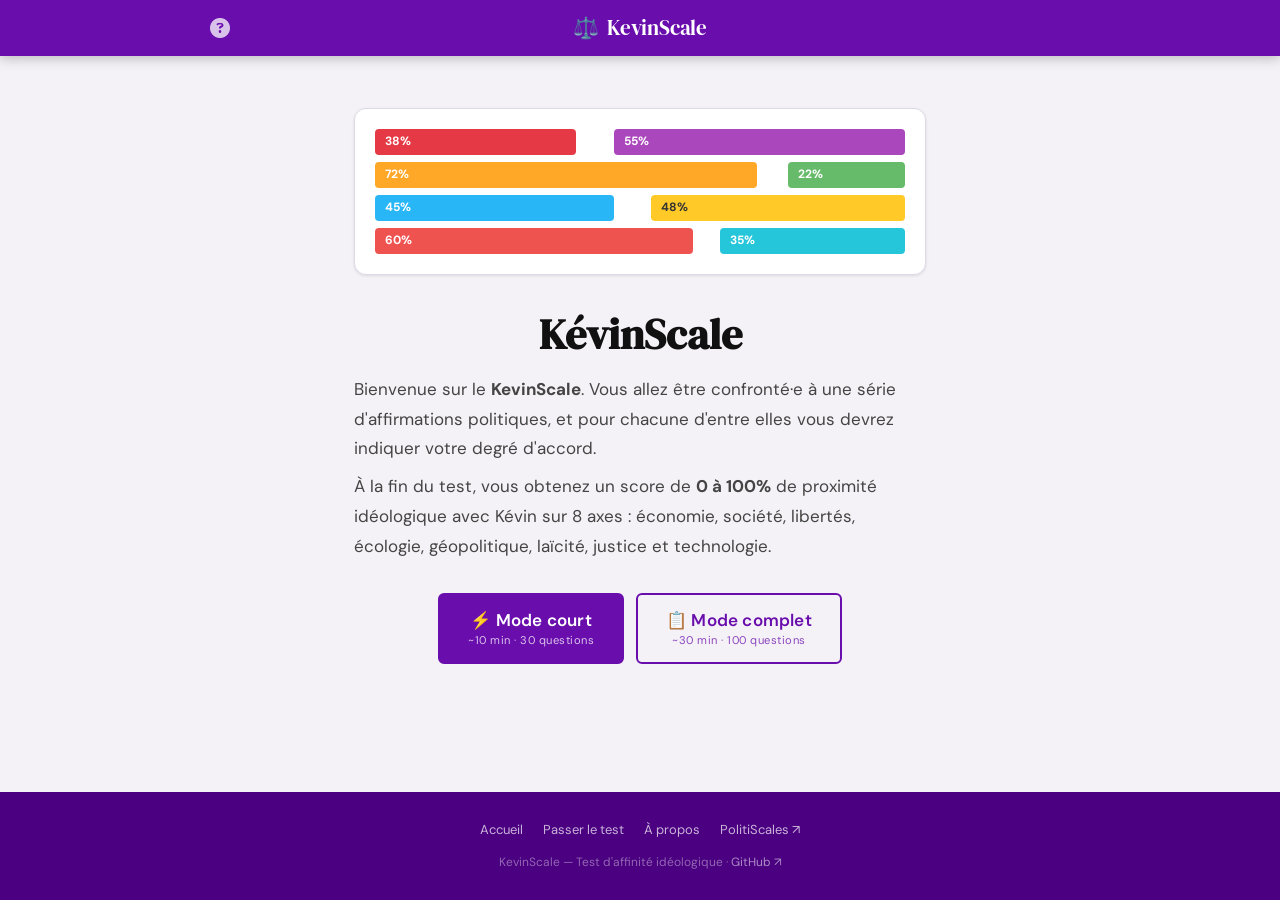
<file: index.html>
<!DOCTYPE html>
<html lang="fr">
<head>
  <meta charset="UTF-8" />
  <meta name="viewport" content="width=device-width, initial-scale=1.0" />
  <title>KevinScale — Test d'affinité idéologique</title>
  <meta name="description" content="Mesurez votre proximité idéologique avec Kévin sur 8 grands axes politiques." />
  <link rel="stylesheet" href="https://cdnjs.cloudflare.com/ajax/libs/font-awesome/6.5.0/css/all.min.css" />
  <link rel="stylesheet" href="css/style.css" />
</head>
<body>

<div id="ks-header-placeholder"></div>

<main class="page-content">
<div class="intro-wrap">

  <!-- Barres preview -->
  <div class="preview-bars" aria-hidden="true">
    <div class="preview-bar-row">
      <div class="pbar" style="background:#e63946;width:38%">38%</div>
      <div class="pbar" style="background:#ab47bc;width:55%;margin-left:auto">55%</div>
    </div>
    <div class="preview-bar-row">
      <div class="pbar" style="background:#ffa726;width:72%">72%</div>
      <div class="pbar" style="background:#66bb6a;width:22%;margin-left:auto">22%</div>
    </div>
    <div class="preview-bar-row">
      <div class="pbar" style="background:#29b6f6;width:45%">45%</div>
      <div class="pbar" style="background:#ffca28;color:#333;width:48%;margin-left:auto">48%</div>
    </div>
    <div class="preview-bar-row">
      <div class="pbar" style="background:#ef5350;width:60%">60%</div>
      <div class="pbar" style="background:#26c6da;width:35%;margin-left:auto">35%</div>
    </div>
  </div>

  <div class="intro-desc">
    <h2 class="intro-title">KévinScale</h2>

    <p class="intro-body">Bienvenue sur le <strong>KevinScale</strong>. Vous allez être confronté·e à une série d'affirmations politiques, et pour chacune d'entre elles vous devrez indiquer votre degré d'accord.</p>

    <p class="intro-body">À la fin du test, vous obtenez un score de <strong>0 à 100%</strong> de proximité idéologique avec Kévin sur 8 axes : économie, société, libertés, écologie, géopolitique, laïcité, justice et technologie.</p>
  </div>

  <div class="intro-buttons">
    <a href="quiz.html" class="btn-start" onclick="startFresh('short')">
      ⚡ Mode court
      <span class="mode-hint">~10 min · 30 questions</span>
    </a>
    <a href="quiz.html" class="btn-start btn-start-outline" onclick="startFresh('long')">
      📋 Mode complet
      <span class="mode-hint">~30 min · 100 questions</span>
    </a>
  </div>

  <div id="resume-wrap" style="display:none; margin-top:14px; text-align:center;">
    <a href="quiz.html" class="btn-resume">↩ Reprendre le test en cours</a>
  </div>

</div>
</main>

<div id="ks-footer-placeholder"></div>

<script src="js/nav.js"></script>
<script>
  function startFresh(mode) {
    sessionStorage.clear();
    sessionStorage.setItem("ks_mode", mode);
  }
  if (sessionStorage.getItem("ks_shuffled") && sessionStorage.getItem("ks_current")) {
    document.getElementById("resume-wrap").style.display = "block";
  }
</script>

</body>
</html>
</file>
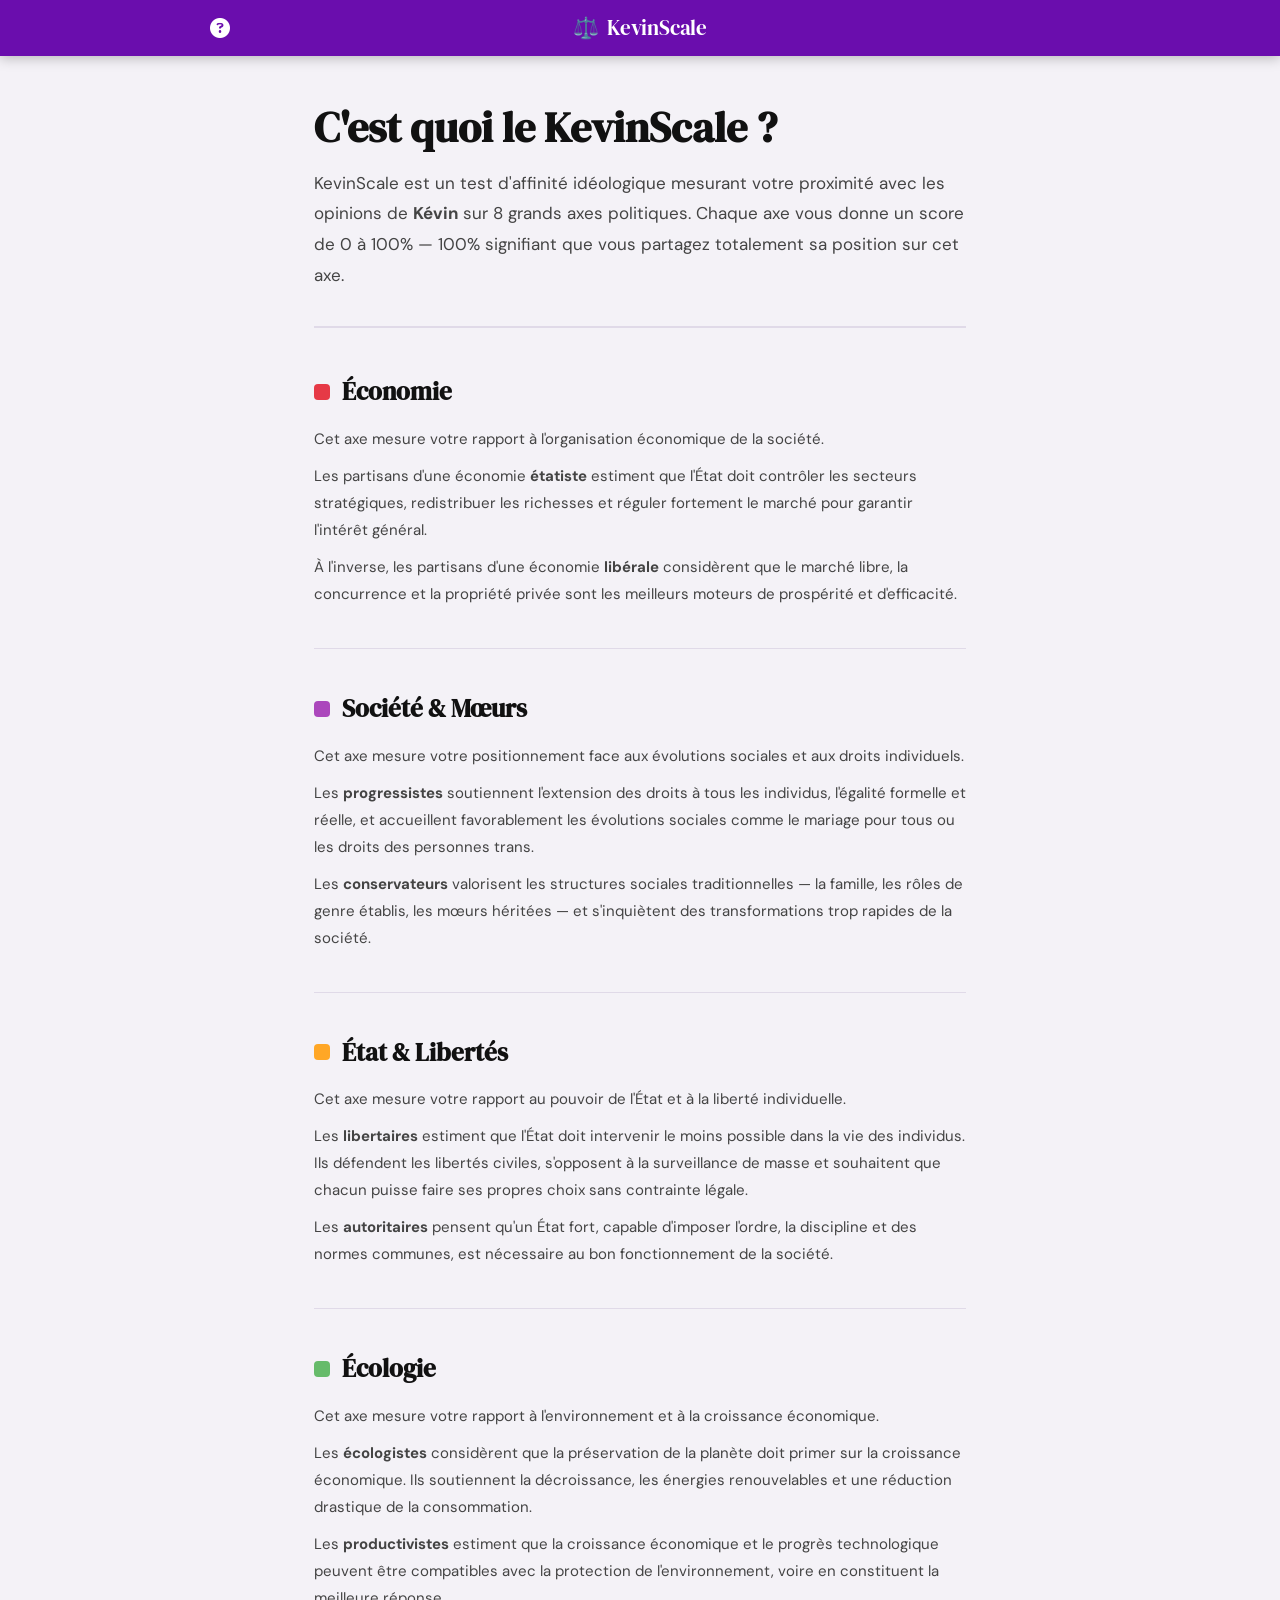
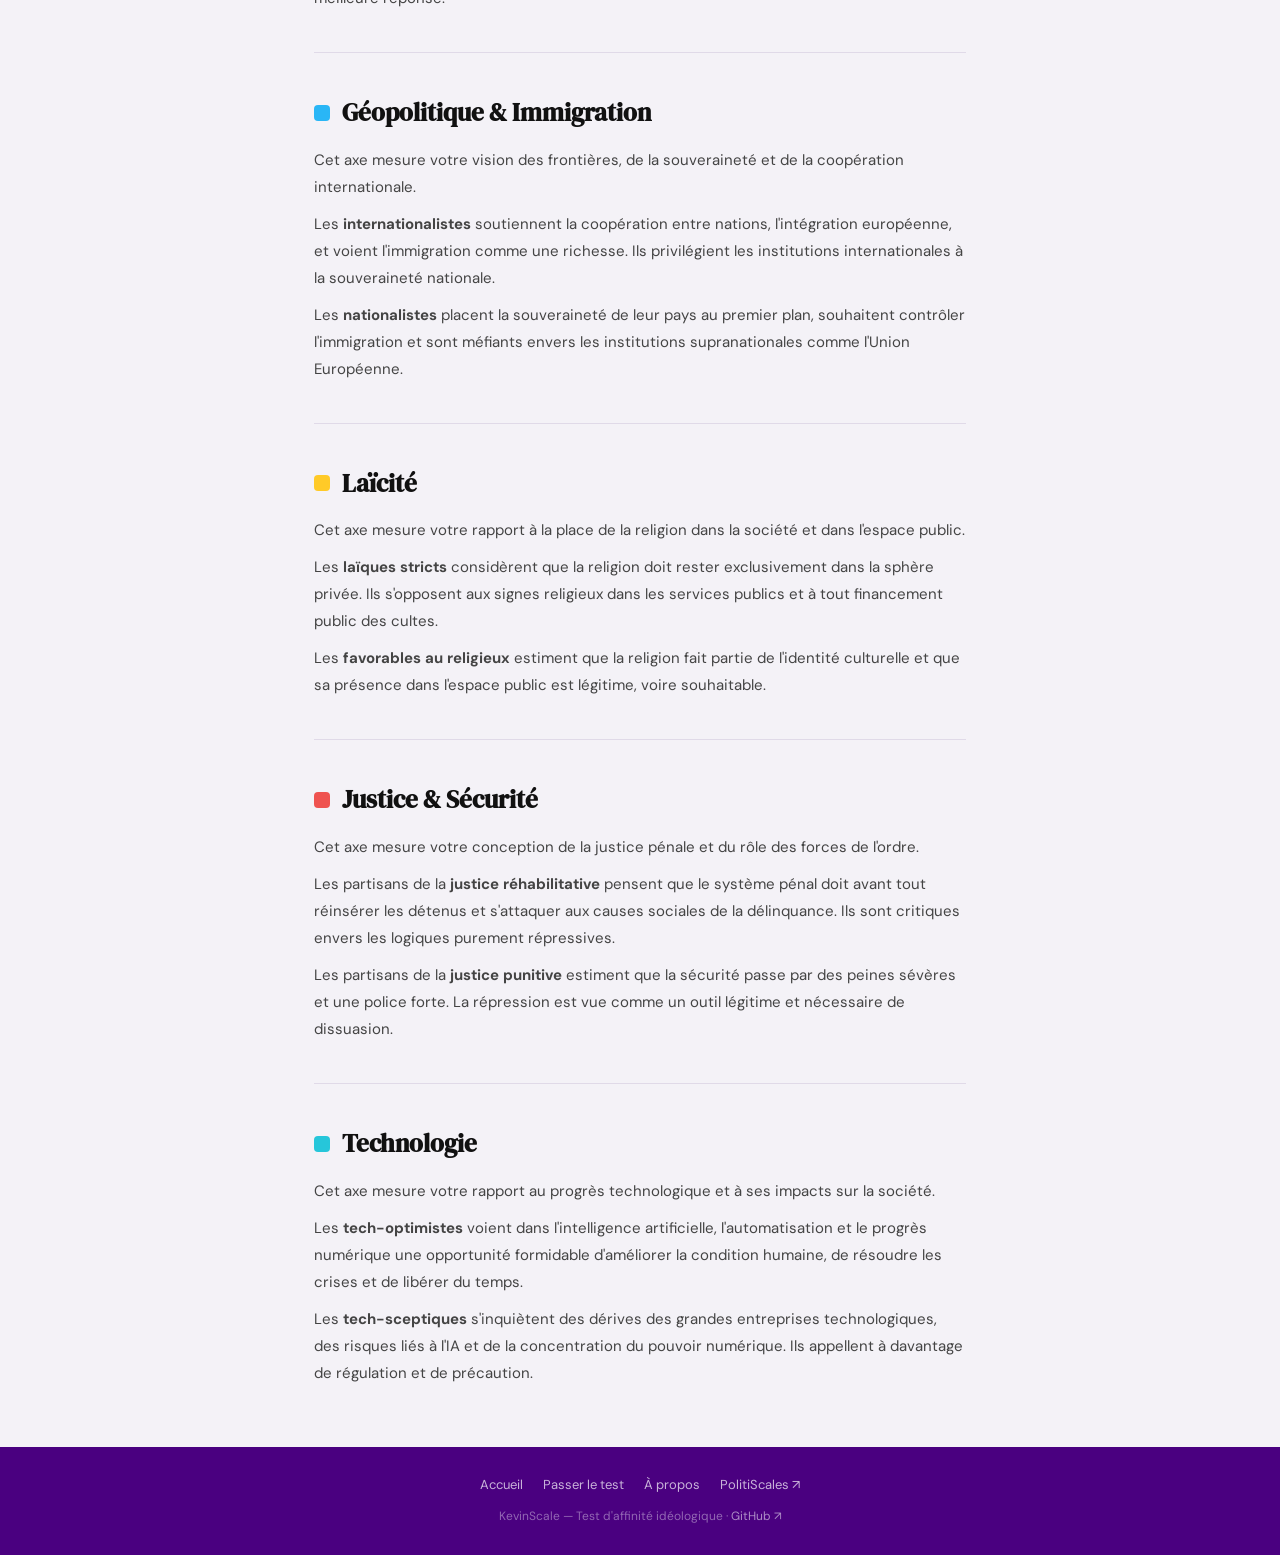
<file: about.html>
<!DOCTYPE html>
<html lang="fr">
<head>
  <meta charset="UTF-8" />
  <meta name="viewport" content="width=device-width, initial-scale=1.0" />
  <title>KevinScale — À propos</title>
  <link rel="stylesheet" href="https://cdnjs.cloudflare.com/ajax/libs/font-awesome/6.5.0/css/all.min.css" />
  <link rel="stylesheet" href="css/style.css" />
</head>
<body>

<div id="ks-header-placeholder"></div>

<main class="page-content">
<div class="about-wrap">

  <h2 class="about-main-title">C'est quoi le KevinScale ?</h2>
  <p class="about-intro">
    KevinScale est un test d'affinité idéologique mesurant votre proximité avec les opinions de <strong>Kévin</strong> sur 8 grands axes politiques. Chaque axe vous donne un score de 0 à 100% — 100% signifiant que vous partagez totalement sa position sur cet axe.
  </p>

  <div class="about-axis">
    <div class="about-axis-header">
      <span class="about-axis-color" style="background:#e63946"></span>
      <h3>Économie</h3>
    </div>
    <p>Cet axe mesure votre rapport à l'organisation économique de la société.</p>
    <p>Les partisans d'une économie <strong>étatiste</strong> estiment que l'État doit contrôler les secteurs stratégiques, redistribuer les richesses et réguler fortement le marché pour garantir l'intérêt général.</p>
    <p>À l'inverse, les partisans d'une économie <strong>libérale</strong> considèrent que le marché libre, la concurrence et la propriété privée sont les meilleurs moteurs de prospérité et d'efficacité.</p>
  </div>

  <div class="about-axis">
    <div class="about-axis-header">
      <span class="about-axis-color" style="background:#ab47bc"></span>
      <h3>Société &amp; Mœurs</h3>
    </div>
    <p>Cet axe mesure votre positionnement face aux évolutions sociales et aux droits individuels.</p>
    <p>Les <strong>progressistes</strong> soutiennent l'extension des droits à tous les individus, l'égalité formelle et réelle, et accueillent favorablement les évolutions sociales comme le mariage pour tous ou les droits des personnes trans.</p>
    <p>Les <strong>conservateurs</strong> valorisent les structures sociales traditionnelles — la famille, les rôles de genre établis, les mœurs héritées — et s'inquiètent des transformations trop rapides de la société.</p>
  </div>

  <div class="about-axis">
    <div class="about-axis-header">
      <span class="about-axis-color" style="background:#ffa726"></span>
      <h3>État &amp; Libertés</h3>
    </div>
    <p>Cet axe mesure votre rapport au pouvoir de l'État et à la liberté individuelle.</p>
    <p>Les <strong>libertaires</strong> estiment que l'État doit intervenir le moins possible dans la vie des individus. Ils défendent les libertés civiles, s'opposent à la surveillance de masse et souhaitent que chacun puisse faire ses propres choix sans contrainte légale.</p>
    <p>Les <strong>autoritaires</strong> pensent qu'un État fort, capable d'imposer l'ordre, la discipline et des normes communes, est nécessaire au bon fonctionnement de la société.</p>
  </div>

  <div class="about-axis">
    <div class="about-axis-header">
      <span class="about-axis-color" style="background:#66bb6a"></span>
      <h3>Écologie</h3>
    </div>
    <p>Cet axe mesure votre rapport à l'environnement et à la croissance économique.</p>
    <p>Les <strong>écologistes</strong> considèrent que la préservation de la planète doit primer sur la croissance économique. Ils soutiennent la décroissance, les énergies renouvelables et une réduction drastique de la consommation.</p>
    <p>Les <strong>productivistes</strong> estiment que la croissance économique et le progrès technologique peuvent être compatibles avec la protection de l'environnement, voire en constituent la meilleure réponse.</p>
  </div>

  <div class="about-axis">
    <div class="about-axis-header">
      <span class="about-axis-color" style="background:#29b6f6"></span>
      <h3>Géopolitique &amp; Immigration</h3>
    </div>
    <p>Cet axe mesure votre vision des frontières, de la souveraineté et de la coopération internationale.</p>
    <p>Les <strong>internationalistes</strong> soutiennent la coopération entre nations, l'intégration européenne, et voient l'immigration comme une richesse. Ils privilégient les institutions internationales à la souveraineté nationale.</p>
    <p>Les <strong>nationalistes</strong> placent la souveraineté de leur pays au premier plan, souhaitent contrôler l'immigration et sont méfiants envers les institutions supranationales comme l'Union Européenne.</p>
  </div>

  <div class="about-axis">
    <div class="about-axis-header">
      <span class="about-axis-color" style="background:#ffca28"></span>
      <h3>Laïcité</h3>
    </div>
    <p>Cet axe mesure votre rapport à la place de la religion dans la société et dans l'espace public.</p>
    <p>Les <strong>laïques stricts</strong> considèrent que la religion doit rester exclusivement dans la sphère privée. Ils s'opposent aux signes religieux dans les services publics et à tout financement public des cultes.</p>
    <p>Les <strong>favorables au religieux</strong> estiment que la religion fait partie de l'identité culturelle et que sa présence dans l'espace public est légitime, voire souhaitable.</p>
  </div>

  <div class="about-axis">
    <div class="about-axis-header">
      <span class="about-axis-color" style="background:#ef5350"></span>
      <h3>Justice &amp; Sécurité</h3>
    </div>
    <p>Cet axe mesure votre conception de la justice pénale et du rôle des forces de l'ordre.</p>
    <p>Les partisans de la <strong>justice réhabilitative</strong> pensent que le système pénal doit avant tout réinsérer les détenus et s'attaquer aux causes sociales de la délinquance. Ils sont critiques envers les logiques purement répressives.</p>
    <p>Les partisans de la <strong>justice punitive</strong> estiment que la sécurité passe par des peines sévères et une police forte. La répression est vue comme un outil légitime et nécessaire de dissuasion.</p>
  </div>

  <div class="about-axis">
    <div class="about-axis-header">
      <span class="about-axis-color" style="background:#26c6da"></span>
      <h3>Technologie</h3>
    </div>
    <p>Cet axe mesure votre rapport au progrès technologique et à ses impacts sur la société.</p>
    <p>Les <strong>tech-optimistes</strong> voient dans l'intelligence artificielle, l'automatisation et le progrès numérique une opportunité formidable d'améliorer la condition humaine, de résoudre les crises et de libérer du temps.</p>
    <p>Les <strong>tech-sceptiques</strong> s'inquiètent des dérives des grandes entreprises technologiques, des risques liés à l'IA et de la concentration du pouvoir numérique. Ils appellent à davantage de régulation et de précaution.</p>
  </div>

</div>
</main>

<div id="ks-footer-placeholder"></div>

<script src="js/nav.js"></script>

</body>
</html>
</file>
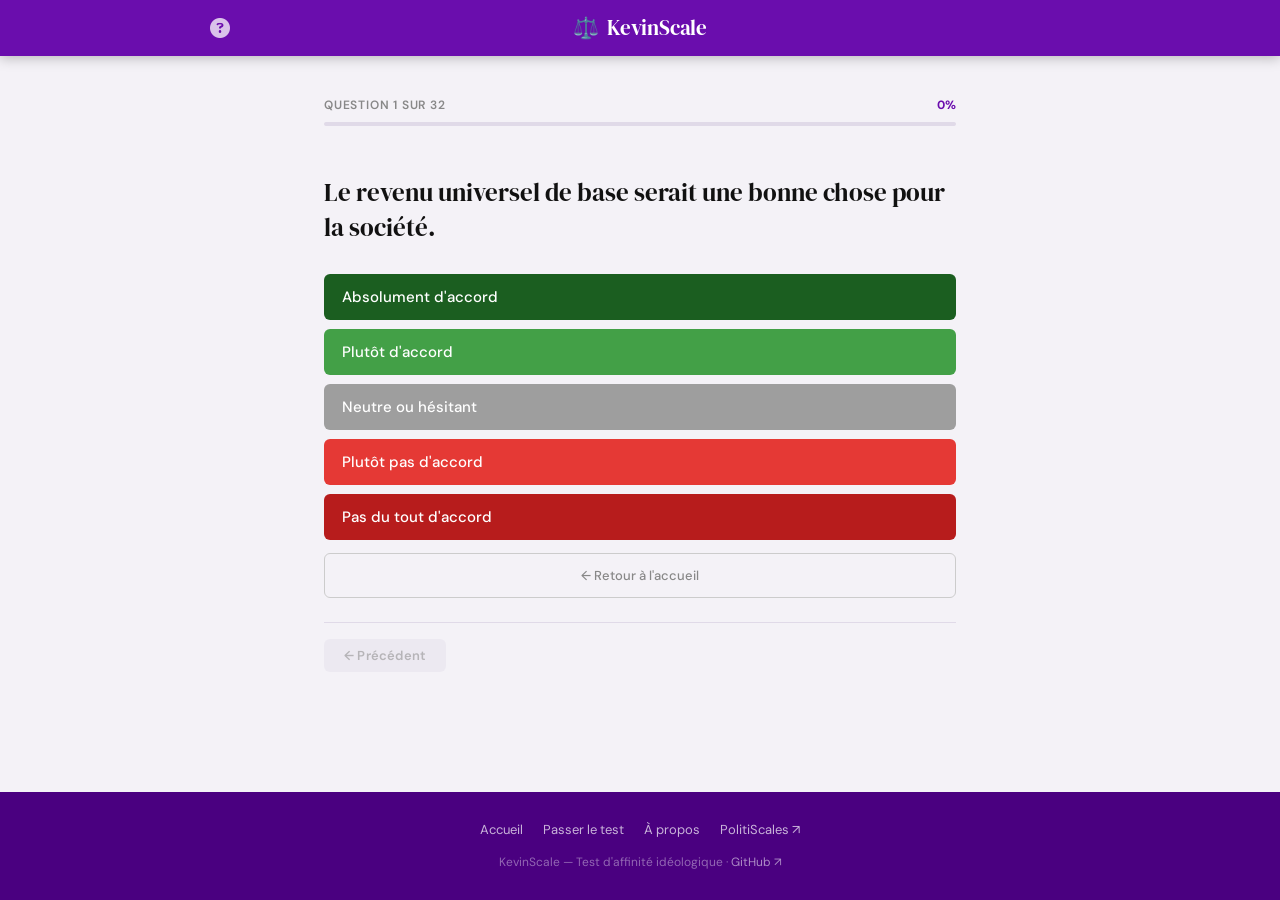
<file: quiz.html>
<!DOCTYPE html>
<html lang="fr">
<head>
  <meta charset="UTF-8" />
  <meta name="viewport" content="width=device-width, initial-scale=1.0" />
  <title>KevinScale — Quiz</title>
  <link rel="stylesheet" href="https://cdnjs.cloudflare.com/ajax/libs/font-awesome/6.5.0/css/all.min.css" />
  <link rel="stylesheet" href="css/style.css" />
</head>
<body>

<div id="ks-header-placeholder"></div>

<main class="page-content">
<div class="quiz-wrap">

  <div class="progress-bar-wrap">
    <div class="progress-meta">
      <span class="progress-label" id="q-progress-label">Question 1 sur —</span>
      <span class="progress-pct" id="q-progress-pct">0%</span>
    </div>
    <div class="progress-bar-track">
      <div class="progress-bar-fill" id="progress-fill"></div>
    </div>
  </div>

  <div class="q-text-wrap">
    <div class="q-text" id="q-text">Chargement…</div>
  </div>

  <div class="answer-list" id="answer-list"></div>

  <div class="quiz-nav">
    <button class="btn-prev" id="btn-prev" onclick="prevQ()" disabled>← Précédent</button>
  </div>

</div>
</main>

<div id="ks-footer-placeholder"></div>

<script src="js/nav.js"></script>
<script src="js/questions.js"></script>
<script>
(function () {
  "use strict";

  const ANSWER_OPTS = [
    { text: "Absolument d'accord",  cls: "agree-2"    },
    { text: "Plutôt d'accord",      cls: "agree-1"    },
    { text: "Neutre ou hésitant",   cls: "neutral"    },
    { text: "Plutôt pas d'accord",  cls: "disagree-1" },
    { text: "Pas du tout d'accord", cls: "disagree-2" },
  ];

  const WEIGHTS = [2, 1, 0, 1, 2];

  let state = { current: 0, answers: {}, shuffled: [] };

  // ── Mélange entrelacé par axe ────────────────────────────
  function shuffle(arr) {
    const byAxis = {};
    arr.forEach(q => {
      if (!byAxis[q.axis]) byAxis[q.axis] = [];
      byAxis[q.axis].push(q);
    });
    Object.values(byAxis).forEach(g => {
      for (let i = g.length - 1; i > 0; i--) {
        const j = Math.floor(Math.random() * (i + 1));
        [g[i], g[j]] = [g[j], g[i]];
      }
    });
    const keys = Object.keys(byAxis);
    const result = [];
    let round = 0;
    while (result.length < arr.length) {
      keys.forEach(k => { if (byAxis[k][round]) result.push(byAxis[k][round]); });
      round++;
    }
    return result;
  }

  // ── Filtrage selon le mode ───────────────────────────────
  function getQuestions() {
    const mode = sessionStorage.getItem("ks_mode") || "short";
    const shuffled = shuffle([...QUESTIONS]);
    if (mode === "short") {
      // ~30 questions : ~3-4 par axe
      const perAxis = Math.ceil(30 / AXES.length);
      const byAxis = {};
      shuffled.forEach(q => {
        if (!byAxis[q.axis]) byAxis[q.axis] = [];
        if (byAxis[q.axis].length < perAxis) byAxis[q.axis].push(q);
      });
      return Object.values(byAxis).flat();
    }
    return shuffled;
  }

  // ── Rendu question ───────────────────────────────────────
  function render(index) {
    const q = state.shuffled[index];
    if (!q) return;

    const total = state.shuffled.length;
    const pct = Math.round((index / total) * 100);

    document.getElementById("q-text").textContent = q.text;
    document.getElementById("q-progress-label").textContent = `Question ${index + 1} sur ${total}`;
    document.getElementById("q-progress-pct").textContent = pct + "%";
    document.getElementById("progress-fill").style.width = pct + "%";

    const list = document.getElementById("answer-list");
    list.innerHTML = "";

    ANSWER_OPTS.forEach((opt, i) => {
      const btn = document.createElement("button");
      btn.className = "ans-btn " + opt.cls;
      btn.textContent = opt.text;
      if (state.answers[q.id] === i) btn.classList.add("selected");
      btn.addEventListener("click", () => select(q.id, i));
      list.appendChild(btn);
    });

    const backBtn = document.createElement("button");
    backBtn.className = "ans-btn back-btn";
    backBtn.textContent = "← Retour à l'accueil";
    backBtn.addEventListener("click", () => { window.location.href = "index.html"; });
    list.appendChild(backBtn);

    document.getElementById("btn-prev").disabled = index === 0;
  }

  // ── Calcul des scores ────────────────────────────────────
  function computeScores() {
    // Étape 1 : position utilisateur sur chaque axe (0–100)
    const axisPos = {};
    AXES.forEach(a => axisPos[a.id] = { sum: 0, max: 0 });
    state.shuffled.forEach(q => {
      const val = state.answers[q.id];
      if (val === undefined || val === 2) return;
      const w = WEIGHTS[val];
      const dir = val <= 1 ? 1 : -1;
      const contrib = dir * (q.agree ? -1 : 1) * w;
      axisPos[q.axis].sum += contrib;
      axisPos[q.axis].max += w;
    });

    // Étape 2 : bonus proximité réponses avec kevinAnswer
    const axisBonus = {};
    AXES.forEach(a => axisBonus[a.id] = { total: 0, count: 0 });
    state.shuffled.forEach(q => {
      const val = state.answers[q.id];
      if (val === undefined) return;
      axisBonus[q.axis].total += 1 - Math.abs(val - q.kevinAnswer) / 4;
      axisBonus[q.axis].count += 1;
    });

    const final = {};
    AXES.forEach(a => {
      const { sum, max } = axisPos[a.id];
      const userPos = max === 0 ? 50 : Math.round(((sum + max) / (2 * max)) * 100);
      const posProx = Math.round((1 - Math.abs(userPos - a.kevinScore) / 100) * 100);
      const { total, count } = axisBonus[a.id];
      const bonus = count === 0 ? 50 : Math.round((total / count) * 100);
      final[a.id] = Math.min(100, Math.round(posProx * 0.7 + bonus * 0.3));
    });
    return final;
  }

  // ── Avancer ──────────────────────────────────────────────
  function advance() {
    if (state.current >= state.shuffled.length - 1) {
      sessionStorage.setItem("ks_scores", JSON.stringify(computeScores()));
      window.location.href = "results.html";
    } else {
      state.current++;
      sessionStorage.setItem("ks_current", state.current);
      render(state.current);
    }
  }

  function select(qId, val) {
    state.answers[qId] = val;
    sessionStorage.setItem("ks_answers", JSON.stringify(state.answers));
    document.querySelectorAll(".ans-btn:not(.back-btn)").forEach((b, i) => {
      b.classList.toggle("selected", i === val);
    });
    setTimeout(advance, 300);
  }

  window.prevQ = function () {
    if (state.current > 0) {
      state.current--;
      sessionStorage.setItem("ks_current", state.current);
      render(state.current);
    }
  };

  // ── Init ─────────────────────────────────────────────────
  const savedShuffled = sessionStorage.getItem("ks_shuffled");
  const savedAnswers  = sessionStorage.getItem("ks_answers");
  const savedCurrent  = sessionStorage.getItem("ks_current");

  if (savedShuffled) {
    const ids = JSON.parse(savedShuffled);
    const qMap = {};
    QUESTIONS.forEach(q => qMap[q.id] = q);
    state.shuffled = ids.map(id => qMap[id]).filter(Boolean);
  } else {
    state.shuffled = getQuestions();
    sessionStorage.setItem("ks_shuffled", JSON.stringify(state.shuffled.map(q => q.id)));
  }

  if (savedAnswers) state.answers = JSON.parse(savedAnswers);
  if (savedCurrent) state.current = parseInt(savedCurrent, 10) || 0;

  render(state.current);
})();
</script>

</body>
</html>
</file>
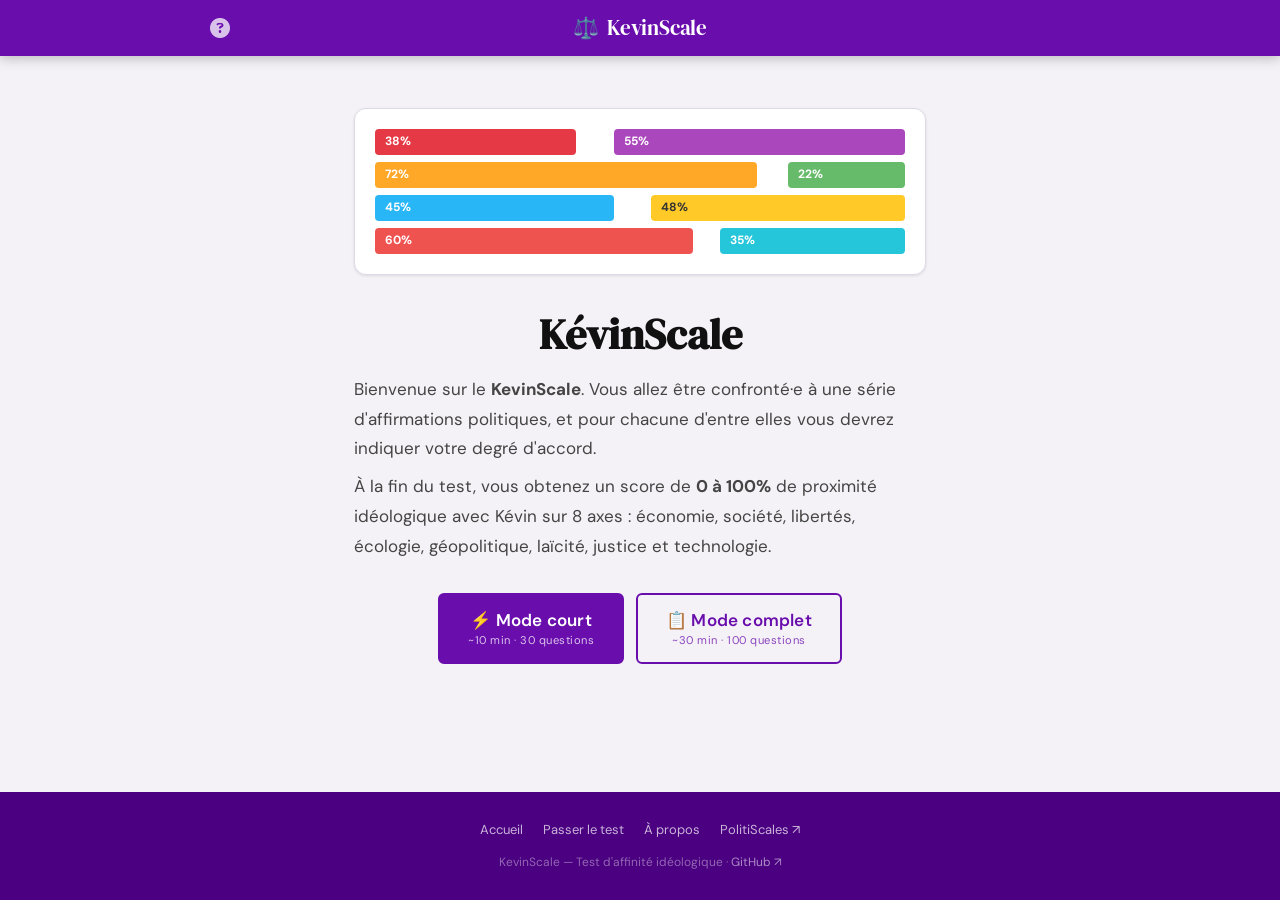
<file: results.html>
<!DOCTYPE html>
<html lang="fr">
<head>
  <meta charset="UTF-8" />
  <meta name="viewport" content="width=device-width, initial-scale=1.0" />
  <title>KevinScale — Résultats</title>
  <link rel="stylesheet" href="https://cdnjs.cloudflare.com/ajax/libs/font-awesome/6.5.0/css/all.min.css" />
  <link rel="stylesheet" href="css/style.css" />
</head>
<body>

<div id="ks-header-placeholder"></div>

<main class="page-content">
<div class="results-wrap">

  <p class="results-intro">
    Votre résultat KevinScale est décomposé en <strong>8 axes</strong>.
    Chaque barre indique votre proximité idéologique avec Kévin de 0 à 100%.
  </p>

  <!-- Score global -->
  <div class="global-score-block">
    <div class="global-score-num">
      <span id="global-score">—</span><span class="global-score-unit">%</span>
    </div>
    <span class="global-score-lbl">de proximité idéologique avec Kévin</span>
  </div>

  <!-- Verdict -->
  <div class="verdict-block">
    <div class="verdict-title" id="verdict-title"></div>
    <div class="verdict-text"  id="verdict-text"></div>
  </div>

  <!-- Carte résultats -->
  <div class="results-card">
    <div class="results-card-header">
      <div class="results-site-name">KevinScale</div>
      <div id="flag-wrap" style="margin:14px auto 0;width:210px;height:126px;"></div>
      <div class="flag-label" id="flag-label"></div>
    </div>
    <div id="axes-list"></div>
  </div>

  <div class="results-actions">
    <button class="btn-action" onclick="sessionStorage.clear();location.href='index.html'">↺ Recommencer</button>
    <button class="btn-action" id="btn-copy" onclick="copyShare()">⎘ Copier le score</button>
    <button class="btn-action" onclick="downloadImage()">⬇ Télécharger l'image</button>
  </div>

</div>
</main>

<div id="ks-footer-placeholder"></div>

<script src="js/nav.js"></script>
<script src="js/questions.js"></script>
<script>
(function () {
  "use strict";

  const raw = sessionStorage.getItem("ks_scores");
  if (!raw) { window.location.href = "index.html"; return; }
  const scores = JSON.parse(raw);

  // Score global
  const globalScore = Math.round(AXES.reduce((s, a) => s + (scores[a.id] || 0), 0) / AXES.length);
  document.getElementById("global-score").textContent = globalScore;

  // Verdict
  const verdict = VERDICTS.find(v => globalScore >= v.min) || VERDICTS[VERDICTS.length - 1];
  document.getElementById("verdict-title").textContent = verdict.emoji + " " + verdict.title;
  document.getElementById("verdict-text").textContent  = verdict.text;

  // ── Drapeau ──────────────────────────────────────────────
  const top3 = [...AXES].sort((a, b) => (scores[b.id] || 0) - (scores[a.id] || 0)).slice(0, 3);
  const flagLabel = top3.map(a => a.label.split(" ")[0]).join(" · ");
  document.getElementById("flag-label").textContent = flagLabel;

  (function buildFlag() {
    const W = 210, H = 126, bh = H / 3;
    const svg = `<svg width="${W}" height="${H}" viewBox="0 0 ${W} ${H}" xmlns="http://www.w3.org/2000/svg" style="border-radius:4px;overflow:hidden;display:block;">
      <rect x="0" y="0"       width="${W}" height="${bh}"   fill="${top3[0].color}"/>
      <rect x="0" y="${bh}"   width="${W}" height="${bh}"   fill="${top3[1].color}"/>
      <rect x="0" y="${bh*2}" width="${W}" height="${bh}"   fill="${top3[2].color}"/>
      <polygon points="0,0 ${W*0.38},${H/2} 0,${H}" fill="rgba(255,255,255,.9)"/>
    </svg>`;
    document.getElementById("flag-wrap").innerHTML = svg;
  })();

  // ── Barres axes ──────────────────────────────────────────
  const axesList = document.getElementById("axes-list");

  AXES.forEach((axis, idx) => {
    const prox = scores[axis.id] || 0;
    const row = document.createElement("div");
    row.className = "ps-axis-row";

    row.innerHTML = `
      <div class="ps-axis-meta">
        <span class="ps-axis-title">${axis.label.toUpperCase()}</span>
        <span class="ps-axis-pct">${prox}%</span>
      </div>
      <div class="ps-bar-simple-track">
        <div class="ps-bar-simple-fill" data-width="${prox}" style="background:${axis.color}">
          ${prox > 12 ? prox + "%" : ""}
        </div>
      </div>
    `;
    axesList.appendChild(row);

    // Animation entrée + barre
    setTimeout(() => {
      row.classList.add("visible");
      const fill = row.querySelector(".ps-bar-simple-fill");
      if (fill) fill.style.width = prox + "%";
    }, 150 + idx * 80);
  });

  // ── Copier score ─────────────────────────────────────────
  window.copyShare = function () {
    const text = `J'ai fait le KevinScale : ${globalScore}% de proximité avec Kévin — "${verdict.emoji} ${verdict.title}". Et toi ? https://kevinraphael95.github.io/kevinscale/`;
    navigator.clipboard?.writeText(text).then(() => {
      const btn = document.getElementById("btn-copy");
      const orig = btn.textContent;
      btn.textContent = "✓ Copié !";
      setTimeout(() => btn.textContent = orig, 2000);
    });
  };

  // ── Image téléchargeable ─────────────────────────────────
  window.downloadImage = function () {
    const W = 800, PAD = 36, HEADER_H = 56, FLAG_H = 130, ROW_H = 58;
    const H = HEADER_H + FLAG_H + 60 + 72 + AXES.length * ROW_H + 48;

    const canvas = document.createElement("canvas");
    canvas.width = W; canvas.height = H;
    const ctx = canvas.getContext("2d");

    // Fond
    ctx.fillStyle = "#f4f2f7";
    ctx.fillRect(0, 0, W, H);

    // Header
    ctx.fillStyle = "#6a0dad";
    ctx.fillRect(0, 0, W, HEADER_H);
    ctx.fillStyle = "#fff";
    ctx.font = "bold 22px 'Arial', sans-serif";
    ctx.textAlign = "left";
    ctx.fillText("KevinScale", PAD, 34);
    ctx.font = "12px Arial, sans-serif";
    ctx.fillStyle = "rgba(255,255,255,.6)";
    ctx.textAlign = "right";
    ctx.fillText("kevinraphael95.github.io/kevinscale", W - PAD, 34);

    // Drapeau
    const FW = 190, FH = 114, FX = (W - FW) / 2, FY = HEADER_H + 18, bh = FH / 3;
    [top3[0].color, top3[1].color, top3[2].color].forEach((c, i) => {
      ctx.fillStyle = c;
      ctx.fillRect(FX, FY + i * bh, FW, bh);
    });
    ctx.fillStyle = "rgba(255,255,255,.88)";
    ctx.beginPath();
    ctx.moveTo(FX, FY);
    ctx.lineTo(FX + FW * 0.38, FY + FH / 2);
    ctx.lineTo(FX, FY + FH);
    ctx.closePath();
    ctx.fill();

    // Label drapeau
    ctx.fillStyle = "#888";
    ctx.font = "italic 15px Arial";
    ctx.textAlign = "center";
    ctx.fillText(flagLabel, W / 2, FY + FH + 18);

    // Verdict + score
    const VY = FY + FH + 46;
    ctx.fillStyle = "#111";
    ctx.font = "bold 20px Arial";
    ctx.textAlign = "left";
    ctx.fillText(`${verdict.emoji} ${verdict.title}`, PAD, VY);
    ctx.fillStyle = "#6a0dad";
    ctx.font = "bold 36px Arial";
    ctx.textAlign = "right";
    ctx.fillText(globalScore + "%", W - PAD, VY + 2);
    ctx.fillStyle = "#888";
    ctx.font = "12px Arial";
    ctx.fillText("de proximité avec Kévin", W - PAD, VY + 18);

    // Axes
    const AY = VY + 44, BAR_X = PAD + 190, BAR_W = W - BAR_X - PAD - 52, BAR_H = 24;
    AXES.forEach((axis, i) => {
      const prox = scores[axis.id] || 0;
      const ry = AY + i * ROW_H, barY = ry + 26;
      ctx.fillStyle = "#222";
      ctx.font = "bold 10px Arial";
      ctx.textAlign = "left";
      ctx.fillText(axis.label.toUpperCase(), PAD, barY + 15);
      ctx.fillStyle = "#ddd";
      roundRect(ctx, BAR_X, barY, BAR_W, BAR_H, 3); ctx.fill();
      const fillW = Math.max(4, (prox / 100) * BAR_W);
      ctx.fillStyle = axis.color;
      roundRect(ctx, BAR_X, barY, fillW, BAR_H, prox > 95 ? 3 : [3, 0, 0, 3]); ctx.fill();
      ctx.fillStyle = "#333";
      ctx.font = "bold 12px Arial";
      ctx.textAlign = "left";
      ctx.fillText(prox + "%", BAR_X + BAR_W + 8, barY + 16);
    });

    // Footer canvas
    ctx.fillStyle = "#aaa";
    ctx.font = "10px Arial";
    ctx.textAlign = "center";
    ctx.fillText("KevinScale · kevinraphael95.github.io/kevinscale", W / 2, H - 14);

    const link = document.createElement("a");
    link.download = "kevinscale-resultats.png";
    link.href = canvas.toDataURL("image/png");
    link.click();
  };

  function roundRect(ctx, x, y, w, h, r) {
    if (!Array.isArray(r)) r = [r, r, r, r];
    if (w <= 0) return;
    ctx.beginPath();
    ctx.moveTo(x + r[0], y);
    ctx.lineTo(x + w - r[1], y);
    ctx.quadraticCurveTo(x + w, y, x + w, y + r[1]);
    ctx.lineTo(x + w, y + h - r[2]);
    ctx.quadraticCurveTo(x + w, y + h, x + w - r[2], y + h);
    ctx.lineTo(x + r[3], y + h);
    ctx.quadraticCurveTo(x, y + h, x, y + h - r[3]);
    ctx.lineTo(x, y + r[0]);
    ctx.quadraticCurveTo(x, y, x + r[0], y);
    ctx.closePath();
  }
})();
</script>

</body>
</html>
</file>
<file: css/style.css>
/* ============================================================
   KevinScale — CSS global
   Architecture propre : une seule définition par règle.
   ============================================================ */

@import url('https://fonts.googleapis.com/css2?family=DM+Serif+Display&family=DM+Sans:wght@400;500;600;700&display=swap');

*, *::before, *::after { box-sizing: border-box; margin: 0; padding: 0; }

/* ── TOKENS ──────────────────────────────────────────────── */
:root {
  --purple:      #6a0dad;
  --purple-dark: #4a0080;
  --purple-light:#8b2fcc;
  --purple-glow: rgba(106,13,173,.15);

  --bg:       #f4f2f7;
  --surface:  #ffffff;
  --border:   #e0dae8;
  --border-2: #ccc;

  --text:   #111111;
  --text-2: #444444;
  --text-3: #888888;

  --agree-2:    #1b5e20;
  --agree-1:    #43a047;
  --neutral:    #9e9e9e;
  --disagree-1: #e53935;
  --disagree-2: #b71c1c;

  --fs-xs:   0.75rem;
  --fs-sm:   0.8125rem;
  --fs-base: 0.9375rem;
  --fs-md:   1.0625rem;
  --fs-lg:   1.25rem;
  --fs-xl:   1.55rem;
  --fs-2xl:  2rem;
  --fs-3xl:  2.6rem;

  --radius:     6px;
  --radius-lg:  12px;
  --transition: 150ms ease;

  --header-h: 56px;
  --shadow-sm: 0 1px 3px rgba(0,0,0,.1);
  --shadow-md: 0 4px 16px rgba(0,0,0,.12);
  --shadow-lg: 0 8px 32px rgba(0,0,0,.15);
}

/* ── BASE ────────────────────────────────────────────────── */
html { scroll-behavior: smooth; }

body {
  background: var(--bg);
  color: var(--text);
  font-family: 'DM Sans', 'Segoe UI', Arial, sans-serif;
  font-size: var(--fs-base);
  line-height: 1.6;
  min-height: 100vh;
  display: flex;
  flex-direction: column;
  -webkit-font-smoothing: antialiased;
}

a { color: inherit; text-decoration: none; }

/* ── HEADER ──────────────────────────────────────────────── */
#ks-header {
  background: var(--purple);
  height: var(--header-h);
  position: sticky;
  top: 0;
  z-index: 100;
  box-shadow: 0 2px 12px rgba(0,0,0,.25);
}

.ks-header-inner {
  max-width: 900px;
  margin: 0 auto;
  padding: 0 20px;
  height: 100%;
  display: flex;
  align-items: center;
  position: relative;
}

.ks-header-left {
  position: absolute;
  left: 20px;
  display: flex;
  align-items: center;
  gap: 12px;
}

.ks-header-left a {
  color: rgba(255,255,255,.75);
  font-size: 1.25rem;
  text-decoration: none;
  transition: color var(--transition);
  display: flex;
  align-items: center;
}

.ks-header-left a:hover,
.ks-header-left a.nav-active { color: #fff; }

.ks-header-middle {
  flex: 1;
  display: flex;
  justify-content: center;
}

.ks-header-right {
  position: absolute;
  right: 20px;
}

/* Logo */
.ks-logo {
  display: flex;
  align-items: center;
  gap: 8px;
  text-decoration: none;
  color: #fff;
}

.ks-logo-icon { font-size: 1.3rem; line-height: 1; }

.ks-logo-text {
  font-family: 'DM Serif Display', Georgia, serif;
  font-size: 1.3rem;
  letter-spacing: -.2px;
  color: #fff;
}

/* ── FOOTER ──────────────────────────────────────────────── */
#ks-footer {
  background: var(--purple-dark);
  margin-top: auto;
  padding: 28px 24px;
}

.ks-footer-inner {
  max-width: 900px;
  margin: 0 auto;
  display: flex;
  flex-direction: column;
  align-items: center;
  gap: 12px;
}

.ks-footer-links {
  display: flex;
  flex-wrap: wrap;
  gap: 6px 20px;
  justify-content: center;
}

.ks-footer-links a {
  color: rgba(255,255,255,.7);
  font-size: var(--fs-sm);
  text-decoration: none;
  transition: color var(--transition);
}

.ks-footer-links a:hover { color: #fff; }

.ks-footer-copy {
  font-size: var(--fs-xs);
  color: rgba(255,255,255,.4);
  text-align: center;
}

.ks-footer-copy a {
  color: rgba(255,255,255,.55);
  text-decoration: none;
}

.ks-footer-copy a:hover { color: #fff; }

/* ── LAYOUT ──────────────────────────────────────────────── */
.page-content {
  flex: 1;
}

/* ── BOUTONS GLOBAUX ─────────────────────────────────────── */
.btn {
  display: inline-flex;
  align-items: center;
  justify-content: center;
  gap: 7px;
  padding: 11px 26px;
  font-size: var(--fs-base);
  font-weight: 600;
  font-family: inherit;
  border: 2px solid transparent;
  border-radius: var(--radius);
  cursor: pointer;
  text-decoration: none;
  transition: background var(--transition), color var(--transition), border-color var(--transition), transform var(--transition), box-shadow var(--transition);
  letter-spacing: .2px;
  white-space: nowrap;
}

.btn-primary {
  background: var(--purple);
  color: #fff;
  border-color: var(--purple);
}

.btn-primary:hover {
  background: var(--purple-dark);
  border-color: var(--purple-dark);
  transform: translateY(-1px);
  box-shadow: var(--shadow-md);
}

.btn-outline {
  background: transparent;
  color: var(--purple);
  border-color: var(--purple);
}

.btn-outline:hover {
  background: var(--purple);
  color: #fff;
  transform: translateY(-1px);
}

.btn-ghost {
  background: transparent;
  color: var(--text-3);
  border-color: var(--border);
}

.btn-ghost:hover {
  border-color: var(--purple);
  color: var(--purple);
}

/* ── PAGE ACCUEIL ────────────────────────────────────────── */
.intro-wrap {
  max-width: 620px;
  margin: 0 auto;
  padding: 52px 24px 48px;
  text-align: center;
}

/* Preview bars */
.preview-bars {
  display: flex;
  flex-direction: column;
  gap: 7px;
  margin-bottom: 36px;
  background: var(--surface);
  border: 1px solid var(--border);
  border-radius: var(--radius-lg);
  padding: 20px;
  box-shadow: var(--shadow-sm);
}

.preview-bar-row {
  display: flex;
  align-items: center;
  gap: 6px;
  height: 26px;
}

.pbar {
  height: 26px;
  border-radius: 4px;
  display: flex;
  align-items: center;
  padding: 0 10px;
  font-size: 0.75rem;
  font-weight: 700;
  color: #fff;
  min-width: 48px;
  transition: width .3s ease;
}

/* Intro text */
.intro-eyebrow {
  font-size: var(--fs-sm);
  font-weight: 600;
  letter-spacing: 1.5px;
  text-transform: uppercase;
  color: var(--purple);
  margin-bottom: 10px;
}

.intro-title {
  font-family: 'DM Serif Display', Georgia, serif;
  font-size: var(--fs-3xl);
  color: var(--text);
  margin-bottom: 16px;
  line-height: 1.15;
}

.intro-body {
  color: var(--text-2);
  font-size: var(--fs-md);
  line-height: 1.75;
  margin-bottom: 8px;
  text-align: left;
}

/* Boutons de démarrage */
.intro-buttons {
  display: flex;
  gap: 12px;
  justify-content: center;
  flex-wrap: wrap;
  margin-top: 32px;
}

.btn-start {
  display: inline-flex;
  flex-direction: column;
  align-items: center;
  background: var(--purple);
  color: #fff;
  border: 2px solid var(--purple);
  padding: 14px 28px;
  font-size: var(--fs-md);
  font-weight: 600;
  font-family: inherit;
  border-radius: var(--radius);
  cursor: pointer;
  text-decoration: none;
  transition: background var(--transition), transform var(--transition), box-shadow var(--transition);
  letter-spacing: .2px;
  line-height: 1.3;
}

.btn-start:hover {
  background: var(--purple-dark);
  border-color: var(--purple-dark);
  transform: translateY(-2px);
  box-shadow: var(--shadow-md);
}

.btn-start-outline {
  background: transparent;
  color: var(--purple);
}

.btn-start-outline:hover {
  background: var(--purple);
  color: #fff;
}

.mode-hint {
  font-size: 0.7rem;
  font-weight: 400;
  opacity: .75;
  letter-spacing: .5px;
  margin-top: 2px;
}

.btn-resume {
  display: inline-block;
  background: transparent;
  color: var(--text-3);
  border: 1.5px solid var(--border-2);
  padding: 9px 22px;
  font-size: var(--fs-sm);
  font-weight: 600;
  font-family: inherit;
  border-radius: var(--radius);
  cursor: pointer;
  text-decoration: none;
  transition: all var(--transition);
  letter-spacing: .2px;
}

.btn-resume:hover {
  border-color: var(--purple);
  color: var(--purple);
}

/* ── PAGE QUIZ ───────────────────────────────────────────── */
.quiz-wrap {
  max-width: 680px;
  margin: 0 auto;
  padding: 40px 24px 60px;
}

/* Barre de progression */
.progress-bar-wrap {
  margin-bottom: 28px;
}

.progress-meta {
  display: flex;
  justify-content: space-between;
  align-items: center;
  margin-bottom: 7px;
}

.progress-label {
  font-size: var(--fs-xs);
  font-weight: 600;
  color: var(--text-3);
  letter-spacing: .8px;
  text-transform: uppercase;
}

.progress-pct {
  font-size: var(--fs-xs);
  font-weight: 700;
  color: var(--purple);
}

.progress-bar-track {
  height: 4px;
  background: var(--border);
  border-radius: 2px;
  overflow: hidden;
}

.progress-bar-fill {
  height: 100%;
  background: var(--purple);
  border-radius: 2px;
  transition: width .5s cubic-bezier(.16,1,.3,1);
  width: 0%;
}

/* Question */
.q-text-wrap {
  min-height: 96px;
  display: flex;
  align-items: center;
  margin-bottom: 24px;
  padding: 20px 0 4px;
}

.q-text {
  font-family: 'DM Serif Display', Georgia, serif;
  font-size: clamp(1.1rem, 2.5vw, 1.55rem);
  line-height: 1.4;
  color: var(--text);
}

/* Boutons réponses */
.answer-list {
  display: flex;
  flex-direction: column;
  gap: 9px;
  margin-bottom: 24px;
}

.ans-btn {
  display: block;
  width: 100%;
  padding: 13px 18px;
  font-size: var(--fs-base);
  font-weight: 500;
  font-family: inherit;
  color: #fff;
  border: none;
  border-radius: var(--radius);
  cursor: pointer;
  text-align: left;
  transition: filter .12s, transform .1s, box-shadow .12s;
  position: relative;
}

.ans-btn::before {
  content: '';
  position: absolute;
  inset: 0;
  background: rgba(255,255,255,0);
  border-radius: var(--radius);
  transition: background .12s;
}

.ans-btn:hover { filter: brightness(1.1); transform: translateX(3px); }
.ans-btn:active { transform: translateX(0); filter: brightness(.95); }

.ans-btn.agree-2    { background: var(--agree-2); }
.ans-btn.agree-1    { background: var(--agree-1); }
.ans-btn.neutral    { background: var(--neutral); }
.ans-btn.disagree-1 { background: var(--disagree-1); }
.ans-btn.disagree-2 { background: var(--disagree-2); }
.ans-btn.back-btn   {
  background: transparent;
  color: var(--text-3);
  border: 1.5px solid var(--border-2);
  font-size: var(--fs-sm);
  text-align: center;
  margin-top: 4px;
}
.ans-btn.back-btn:hover {
  border-color: var(--purple);
  color: var(--purple);
  filter: none;
  transform: none;
}

.ans-btn.selected {
  outline: 3px solid rgba(255,255,255,.8);
  outline-offset: 2px;
  box-shadow: 0 0 0 6px rgba(0,0,0,.15);
  filter: brightness(1.08);
  transform: translateX(3px);
}

/* Navigation quiz */
.quiz-nav {
  display: flex;
  align-items: center;
  padding-top: 16px;
  border-top: 1px solid var(--border);
}

.btn-prev {
  padding: 8px 20px;
  font-size: var(--fs-sm);
  font-weight: 600;
  font-family: inherit;
  border: none;
  border-radius: var(--radius);
  cursor: pointer;
  background: var(--border);
  color: var(--text-2);
  transition: background var(--transition), color var(--transition);
  letter-spacing: .2px;
}

.btn-prev:hover { background: #ccc; color: var(--text); }
.btn-prev:disabled { opacity: .35; cursor: not-allowed; }

/* ── PAGE RÉSULTATS ──────────────────────────────────────── */
.results-wrap {
  max-width: 760px;
  margin: 0 auto;
  padding: 44px 24px 60px;
}

.results-intro {
  margin-bottom: 32px;
  font-size: var(--fs-md);
  color: var(--text-2);
  line-height: 1.7;
  text-align: center;
}

/* Score global */
.global-score-block {
  text-align: center;
  margin-bottom: 28px;
}

.global-score-num {
  font-family: 'DM Serif Display', Georgia, serif;
  font-size: 5rem;
  line-height: 1;
  color: var(--purple);
  font-weight: 400;
}

.global-score-unit {
  font-size: 2.4rem;
  vertical-align: super;
  line-height: 0;
}

.global-score-lbl {
  display: block;
  font-size: var(--fs-sm);
  color: var(--text-3);
  letter-spacing: .8px;
  text-transform: uppercase;
  margin-top: 6px;
}

/* Verdict */
.verdict-block {
  text-align: center;
  margin-bottom: 36px;
}

.verdict-title {
  font-family: 'DM Serif Display', Georgia, serif;
  font-size: var(--fs-2xl);
  color: var(--text);
  margin-bottom: 8px;
}

.verdict-text {
  font-size: var(--fs-md);
  color: var(--text-2);
  line-height: 1.7;
}

/* Carte résultats */
.results-card {
  background: var(--surface);
  border: 1px solid var(--border);
  border-radius: var(--radius-lg);
  padding: 28px;
  margin-bottom: 28px;
  box-shadow: var(--shadow-sm);
}

.results-card-header {
  text-align: center;
  margin-bottom: 24px;
  padding-bottom: 20px;
  border-bottom: 1px solid var(--border);
}

.results-site-name {
  font-size: var(--fs-xs);
  color: var(--text-3);
  letter-spacing: 1.5px;
  text-transform: uppercase;
  font-weight: 700;
  margin-bottom: 14px;
}

.flag-label {
  text-align: center;
  font-style: italic;
  font-size: var(--fs-sm);
  color: var(--text-3);
  margin-top: 8px;
}

/* Axe résultat */
.ps-axis-row {
  margin-bottom: 18px;
  opacity: 0;
  transform: translateY(8px);
  transition: opacity .4s ease, transform .4s ease;
}

.ps-axis-row.visible {
  opacity: 1;
  transform: translateY(0);
}

.ps-axis-meta {
  display: flex;
  justify-content: space-between;
  align-items: center;
  margin-bottom: 5px;
}

.ps-axis-title {
  font-size: var(--fs-xs);
  font-weight: 700;
  color: var(--text-3);
  letter-spacing: 1px;
  text-transform: uppercase;
}

.ps-axis-pct {
  font-size: var(--fs-sm);
  font-weight: 700;
  color: var(--text);
  min-width: 38px;
  text-align: right;
}

.ps-bar-simple-track {
  height: 26px;
  background: #e8e4f0;
  border-radius: 4px;
  overflow: hidden;
}

.ps-bar-simple-fill {
  height: 100%;
  border-radius: 4px;
  display: flex;
  align-items: center;
  justify-content: flex-end;
  padding-right: 8px;
  font-size: var(--fs-xs);
  font-weight: 700;
  color: #fff;
  transition: width 1.1s cubic-bezier(.16,1,.3,1);
  min-width: 0;
  width: 0%;
}

/* Actions résultats */
.results-actions {
  display: flex;
  flex-wrap: wrap;
  gap: 10px;
  justify-content: center;
  margin-top: 8px;
}

.btn-action {
  display: inline-flex;
  align-items: center;
  gap: 6px;
  padding: 10px 22px;
  font-size: var(--fs-sm);
  font-weight: 600;
  font-family: inherit;
  background: var(--surface);
  color: var(--text-2);
  border: 1.5px solid var(--border-2);
  border-radius: var(--radius);
  cursor: pointer;
  transition: all var(--transition);
  letter-spacing: .2px;
  white-space: nowrap;
}

.btn-action:hover {
  border-color: var(--purple);
  color: var(--purple);
  background: var(--purple-glow);
}

/* ── PAGE ABOUT ──────────────────────────────────────────── */
.about-wrap {
  max-width: 700px;
  margin: 0 auto;
  padding: 48px 24px 60px;
}

.about-main-title {
  font-family: 'DM Serif Display', Georgia, serif;
  font-size: var(--fs-3xl);
  color: var(--text);
  margin-bottom: 16px;
  line-height: 1.15;
}

.about-intro {
  font-size: var(--fs-md);
  color: var(--text-2);
  line-height: 1.8;
  margin-bottom: 44px;
  padding-bottom: 36px;
  border-bottom: 2px solid var(--border);
}

.about-axis {
  margin-bottom: 40px;
  padding-bottom: 40px;
  border-bottom: 1px solid var(--border);
}

.about-axis:last-of-type {
  border-bottom: none;
  margin-bottom: 0;
  padding-bottom: 0;
}

.about-axis-header {
  display: flex;
  align-items: center;
  gap: 12px;
  margin-bottom: 14px;
}

.about-axis-color {
  display: inline-block;
  width: 16px;
  height: 16px;
  border-radius: 4px;
  flex-shrink: 0;
}

.about-axis-header h3 {
  font-family: 'DM Serif Display', Georgia, serif;
  font-size: var(--fs-xl);
  color: var(--text);
}

.about-axis p {
  font-size: var(--fs-base);
  color: var(--text-2);
  line-height: 1.8;
  margin-bottom: 10px;
}

.about-axis p:last-child { margin-bottom: 0; }

/* ── RESPONSIVE ──────────────────────────────────────────── */
@media (max-width: 640px) {
  .nav-label { display: none; }
  .ks-nav a { padding: 7px 10px; }

  .intro-title { font-size: var(--fs-2xl); }
  .global-score-num { font-size: 3.8rem; }

  .results-actions { flex-direction: column; align-items: stretch; }
  .btn-action { justify-content: center; }

  .results-card { padding: 18px; }
  .quiz-wrap, .intro-wrap, .results-wrap, .about-wrap { padding-left: 16px; padding-right: 16px; }
}

@media (max-width: 400px) {
  .intro-buttons { flex-direction: column; align-items: stretch; }
  .btn-start { text-align: center; }
}
</file>
